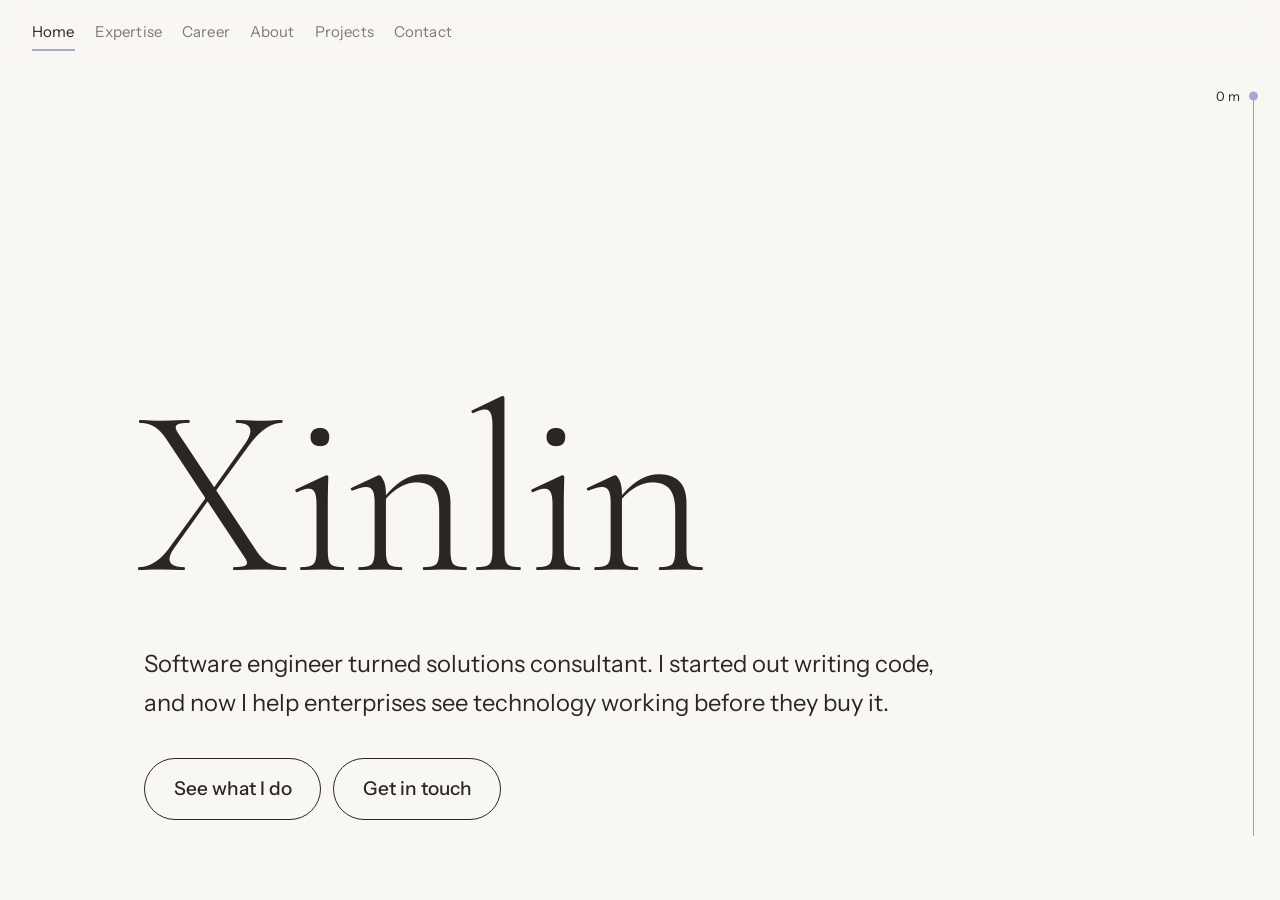
<file: index.html>
<!doctype html>
<html lang="en">
<head>
<meta charset="utf-8">
<meta name="viewport" content="width=device-width, initial-scale=1">
<title> Xinlin Tan</title>
<meta name="description" content="Tan Xin Lin is a solutions engineer in Singapore who helps enterprise teams across APAC evaluate and adopt AI products.">

<!-- pasting the Mixpanel JS snippet here -->
<!-- referencing the mixpanel.js file to make the mixpanel track calls -->
<script src="mixpanel.js" type="text/javascript"></script>
<script>onIndex()</script>

<link rel="preconnect" href="https://fonts.googleapis.com">
<link rel="preconnect" href="https://fonts.gstatic.com" crossorigin>
<link href="https://fonts.googleapis.com/css2?family=Cormorant+Garamond:ital,wght@0,300..600;1,300..600&family=Instrument+Sans:wght@400..600&display=swap" rel="stylesheet">
<link rel="stylesheet" href="styles.css">
</head>

<body class="page-home">

<div class="progress" aria-hidden="true"></div>

<!-- Depth gauge: --d is this page's position (0 to 5), shared across pages so it glides -->
<div class="gauge" aria-hidden="true"><i style="--d: 0" data-depth="0 m"></i></div>

<nav class="nav" aria-label="Main">
  <a href="index.html" aria-current="page">Home</a>
  <a href="expertise.html">Expertise</a>
  <a href="career.html">Career</a>
  <a href="about.html">About</a>
  <a href="projects.html">Projects</a>
  <a href="contact.html">Contact</a>
</nav>

<main>
  <h1>Xinlin</h1>
  <!-- TODO: your own words -->
  <p class="lead">Software engineer turned solutions consultant. I started out writing code, and now I help enterprises see technology working before they buy it.</p>
  <div class="actions">
    <a class="button" href="expertise.html">See what I do</a>
    <a class="button" href="contact.html">Get in touch</a>
  </div>
</main>

</body>
</html>
</file>
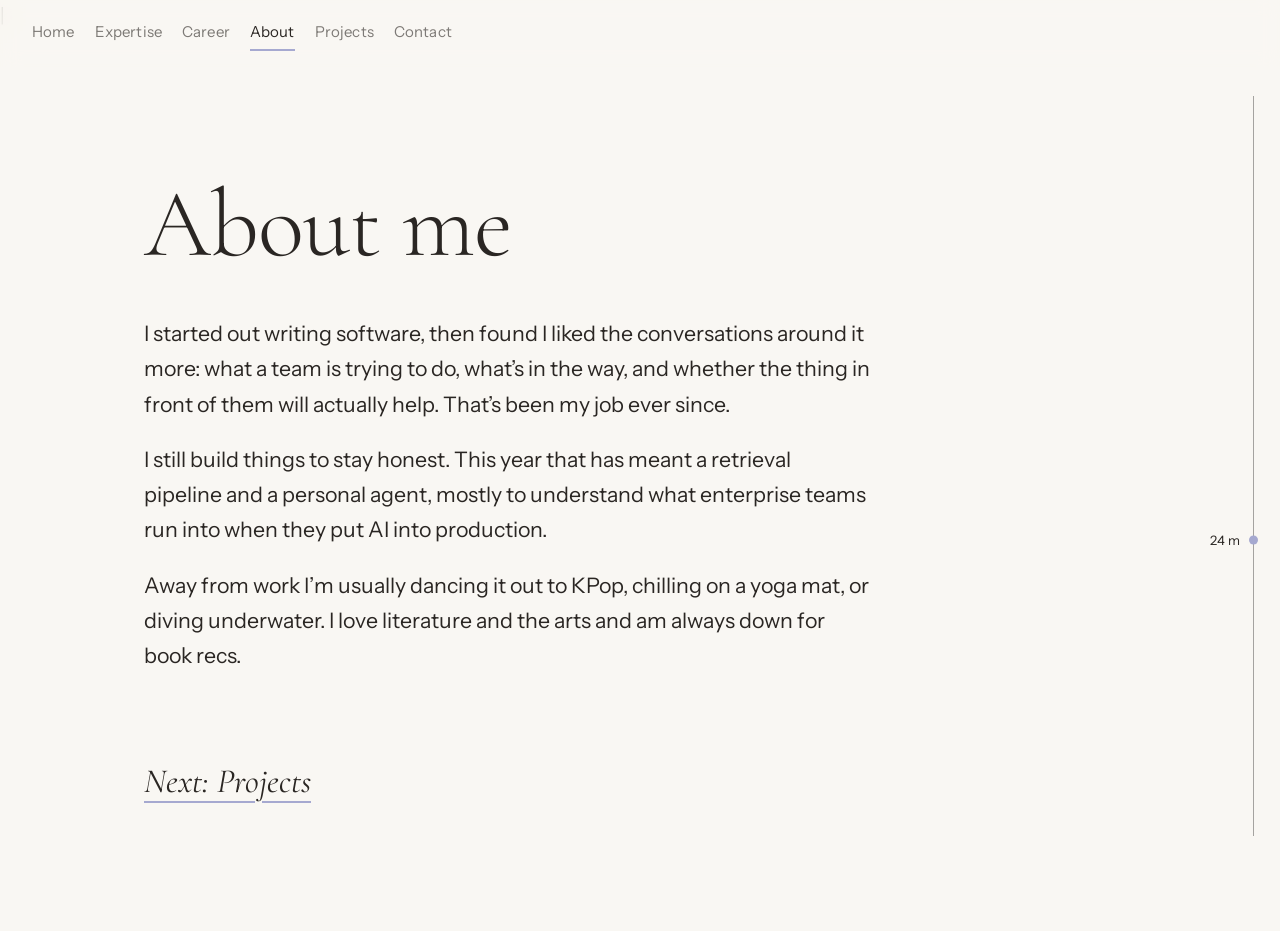
<file: about.html>
<!doctype html>
<html lang="en">
<head>
<meta charset="utf-8">
<meta name="viewport" content="width=device-width, initial-scale=1">
<title>About me | Tan Xin Lin</title>
<meta name="description" content="About Tan Xin Lin, a solutions engineer and diver based in Singapore.">

<!-- MIXPANEL: paste your Mixpanel snippet here (the <script> block from your
     old page), followed by:  <script src="mixpanel.js"></script>
     and keep mixpanel.js in the repo next to this file. -->

|
<script src="mixpanel.js" type="text/javascript"></script>
<script>onAbout()</script>

<link rel="preconnect" href="https://fonts.googleapis.com">
<link rel="preconnect" href="https://fonts.gstatic.com" crossorigin>
<link href="https://fonts.googleapis.com/css2?family=Cormorant+Garamond:ital,wght@0,300..600;1,300..600&family=Instrument+Sans:wght@400..600&display=swap" rel="stylesheet">
<link rel="stylesheet" href="styles.css">
</head>

<body class="page-about">

<div class="progress" aria-hidden="true"></div>

<!-- Depth gauge: --d is this page's position (0 to 5), shared across pages so it glides -->
<div class="gauge" aria-hidden="true"><i style="--d: 3" data-depth="24 m"></i></div>

<nav class="nav" aria-label="Main">
  <a href="index.html">Home</a>
  <a href="expertise.html">Expertise</a>
  <a href="career.html">Career</a>
  <a href="about.html" aria-current="page">About</a>
  <a href="projects.html">Projects</a>
  <a href="contact.html">Contact</a>
</nav>

<main>
  <h1>About me</h1>
  <!-- TODO: your own words -->
  <div class="prose">
    <p>I started out writing software, then found I liked the conversations around it more: what a team is trying to do, what’s in the way, and whether the thing in front of them will actually help. That’s been my job ever since.</p>
    <p>I still build things to stay honest. This year that has meant a retrieval pipeline and a personal agent, mostly to understand what enterprise teams run into when they put AI into production.</p>
    <p>Away from work I’m usually dancing it out to KPop, chilling on a yoga mat, or diving underwater. I love literature and the arts and am always down for book recs.</p>
  </div>

  <p><a class="next" href="projects.html">Next: Projects</a></p>
</main>

</body>
</html>
</file>
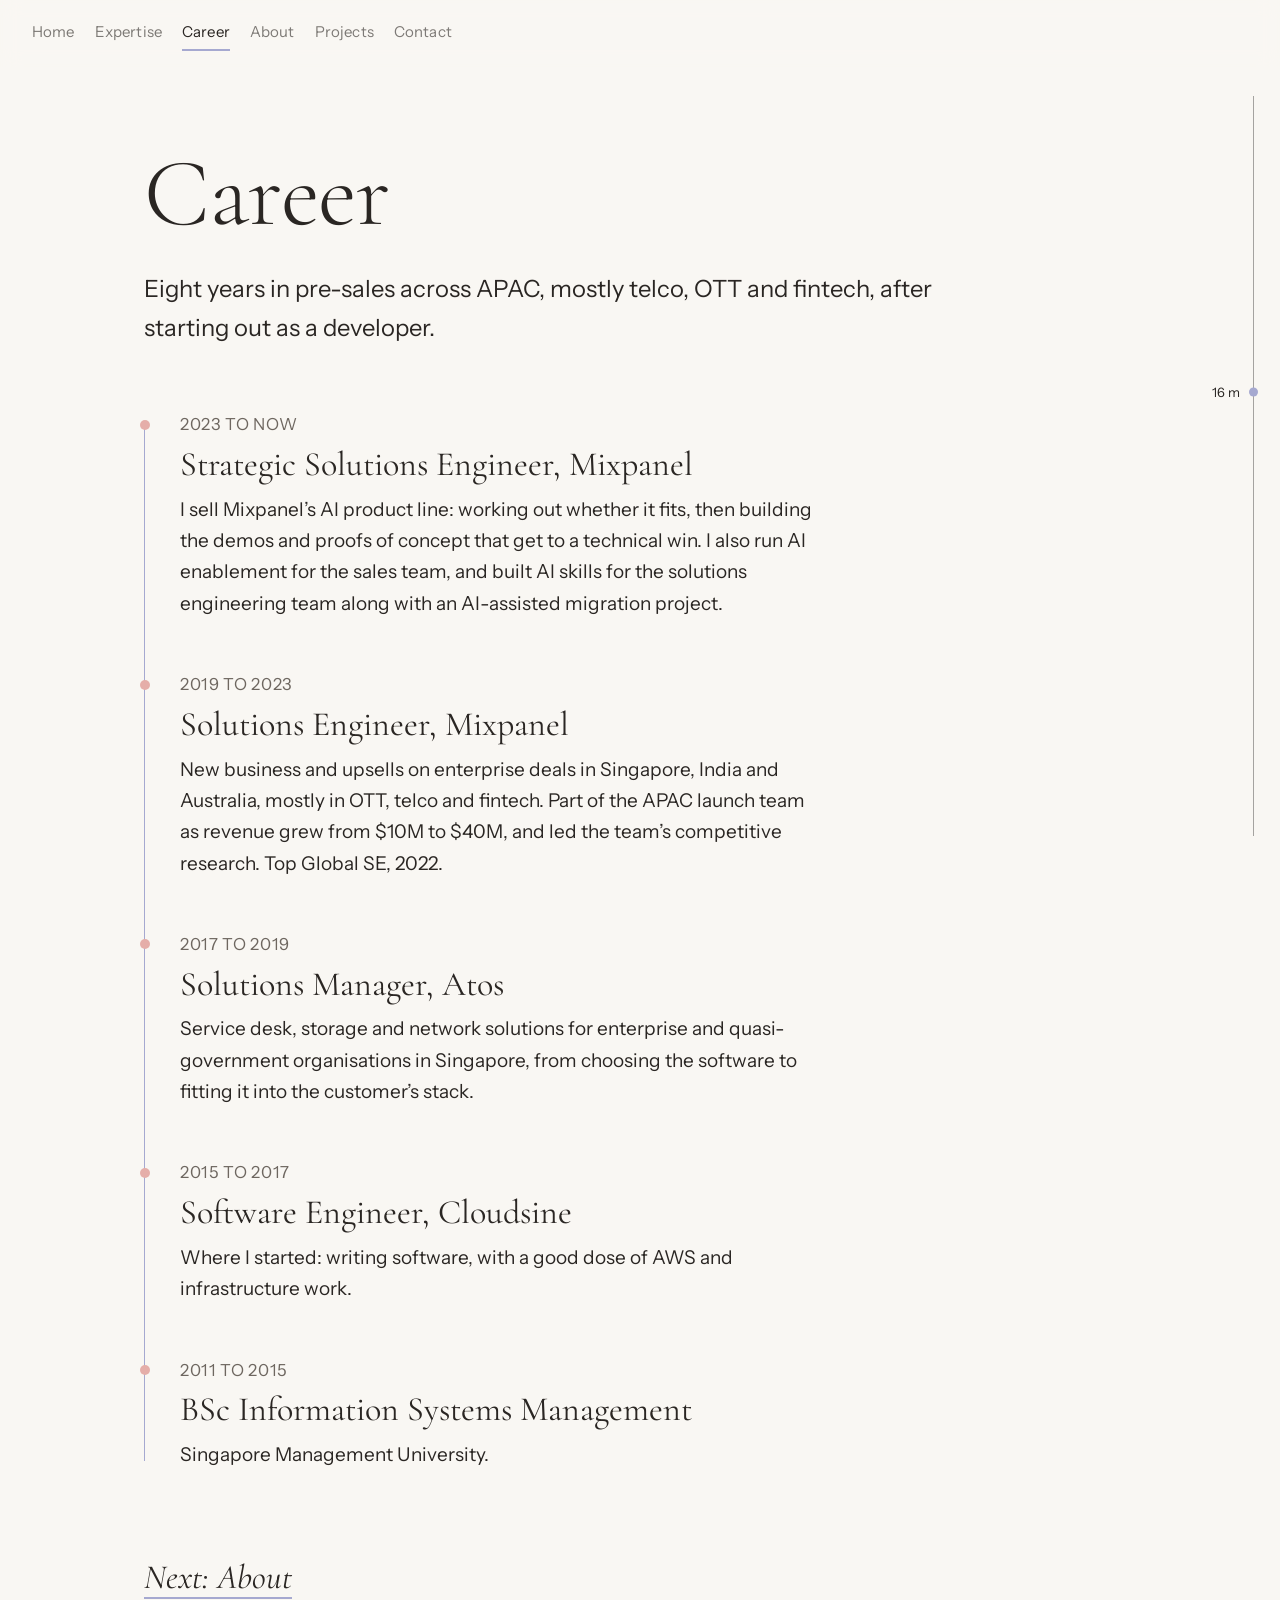
<file: career.html>
<!doctype html>
<html lang="en">
<head>
<meta charset="utf-8">
<meta name="viewport" content="width=device-width, initial-scale=1">
<title>Career | Tan Xin Lin</title>
<meta name="description" content="Tan Xin Lin’s career, from software engineer to strategic solutions engineer.">

<!-- MIXPANEL: paste your Mixpanel snippet here (the <script> block from your
     old page), followed by:  <script src="mixpanel.js"></script>
     and keep mixpanel.js in the repo next to this file. -->
<script src="mixpanel.js" type="text/javascript"></script>
<script>onCareer()</script>

<link rel="preconnect" href="https://fonts.googleapis.com">
<link rel="preconnect" href="https://fonts.gstatic.com" crossorigin>
<link href="https://fonts.googleapis.com/css2?family=Cormorant+Garamond:ital,wght@0,300..600;1,300..600&family=Instrument+Sans:wght@400..600&display=swap" rel="stylesheet">
<link rel="stylesheet" href="styles.css">
</head>

<body class="page-career">

<div class="progress" aria-hidden="true"></div>

<!-- Depth gauge: --d is this page's position (0 to 5), shared across pages so it glides -->
<div class="gauge" aria-hidden="true"><i style="--d: 2" data-depth="16 m"></i></div>

<nav class="nav" aria-label="Main">
  <a href="index.html">Home</a>
  <a href="expertise.html">Expertise</a>
  <a href="career.html" aria-current="page">Career</a>
  <a href="about.html">About</a>
  <a href="projects.html">Projects</a>
  <a href="contact.html">Contact</a>
</nav>

<main>
  <h1>Career</h1>
  <p class="lead">Eight years in pre-sales across APAC, mostly telco, OTT and fintech, after starting out as a developer.</p>
  <!-- TODO: check the wording and figures are ones you’re happy to publish -->
  <ol class="timeline">
    <li>
      <span class="when">2023 to now</span>
      <h3>Strategic Solutions Engineer, Mixpanel</h3>
      <p>I sell Mixpanel’s AI product line: working out whether it fits, then building the demos and proofs of concept that get to a technical win. I also run AI enablement for the sales team, and built AI skills for the solutions engineering team along with an AI-assisted migration project.</p>
    </li>
    <li>
      <span class="when">2019 to 2023</span>
      <h3>Solutions Engineer, Mixpanel</h3>
      <p>New business and upsells on enterprise deals in Singapore, India and Australia, mostly in OTT, telco and fintech. Part of the APAC launch team as revenue grew from $10M to $40M, and led the team’s competitive research. Top Global SE, 2022.</p>
    </li>
    <li>
      <span class="when">2017 to 2019</span>
      <h3>Solutions Manager, Atos</h3>
      <p>Service desk, storage and network solutions for enterprise and quasi-government organisations in Singapore, from choosing the software to fitting it into the customer’s stack.</p>
    </li>
    <li>
      <span class="when">2015 to 2017</span>
      <h3>Software Engineer, Cloudsine</h3>
      <p>Where I started: writing software, with a good dose of AWS and infrastructure work.</p>
    </li>
    <li>
      <span class="when">2011 to 2015</span>
      <h3>BSc Information Systems Management</h3>
      <p>Singapore Management University.</p>
    </li>
  </ol>

  <p><a class="next" href="about.html">Next: About</a></p>
</main>

</body>
</html>
</file>
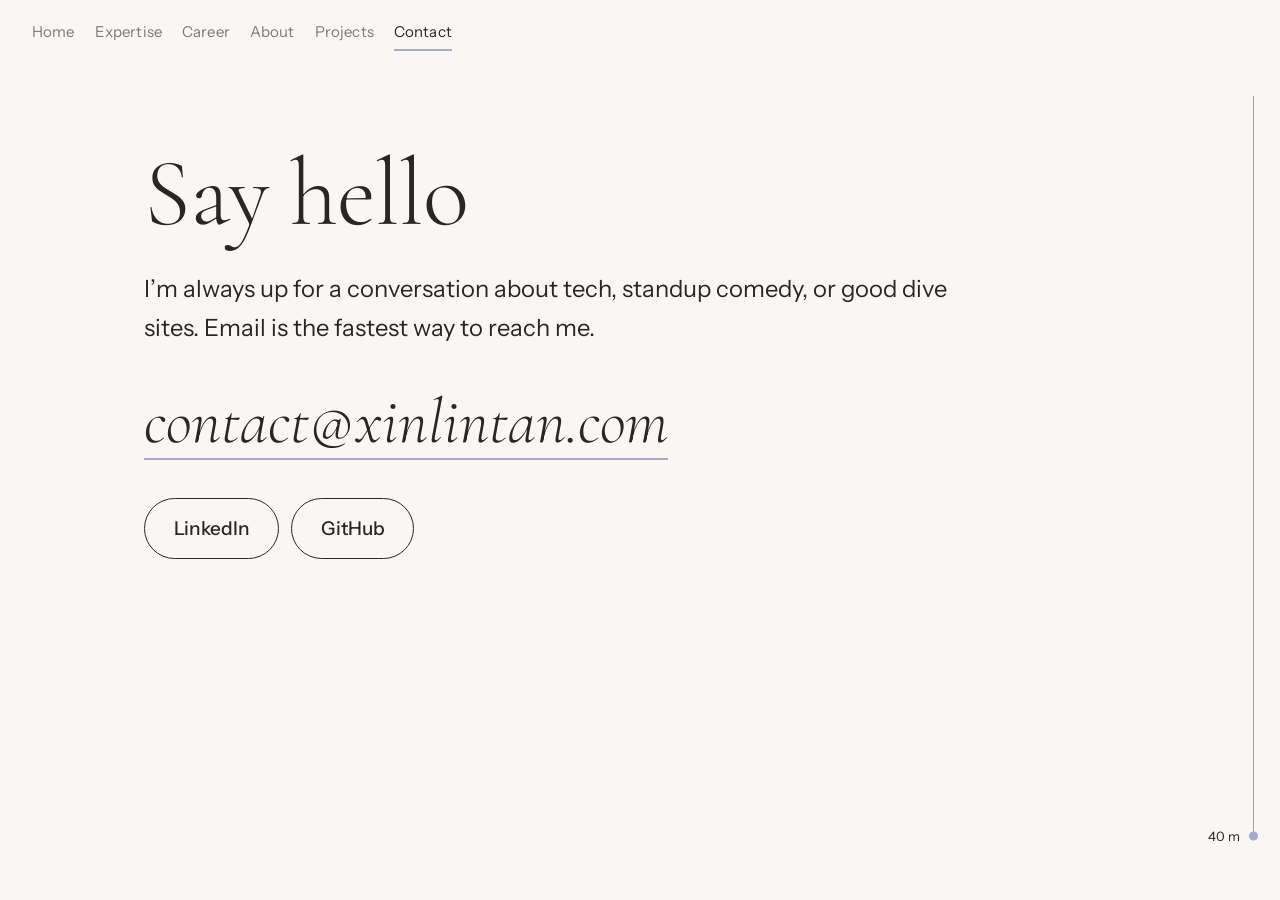
<file: contact.html>
<!doctype html>
<html lang="en">
<head>
<meta charset="utf-8">
<meta name="viewport" content="width=device-width, initial-scale=1">
<title>Contact | Tan Xin Lin</title>
<meta name="description" content="How to get in touch with Tan Xin Lin.">

<!-- MIXPANEL: paste your Mixpanel snippet here (the <script> block from your
     old page), followed by:  <script src="mixpanel.js"></script>
     and keep mixpanel.js in the repo next to this file. -->
<script src="mixpanel.js" type="text/javascript"></script>
<script>onContact()</script>

<link rel="preconnect" href="https://fonts.googleapis.com">
<link rel="preconnect" href="https://fonts.gstatic.com" crossorigin>
<link href="https://fonts.googleapis.com/css2?family=Cormorant+Garamond:ital,wght@0,300..600;1,300..600&family=Instrument+Sans:wght@400..600&display=swap" rel="stylesheet">
<link rel="stylesheet" href="styles.css">
</head>

<body class="page-contact">

<div class="progress" aria-hidden="true"></div>

<!-- Depth gauge: --d is this page's position (0 to 5), shared across pages so it glides -->
<div class="gauge" aria-hidden="true"><i style="--d: 5" data-depth="40 m"></i></div>

<nav class="nav" aria-label="Main">
  <a href="index.html">Home</a>
  <a href="expertise.html">Expertise</a>
  <a href="career.html">Career</a>
  <a href="about.html">About</a>
  <a href="projects.html">Projects</a>
  <a href="contact.html" aria-current="page">Contact</a>
</nav>

<main>
  <h1>Say hello</h1>
  <p class="lead">I’m always up for a conversation about tech, standup comedy, or good dive sites. Email is the fastest way to reach me.</p>
  <a class="email" href="mailto:contact@xinlintan.com">contact@xinlintan.com</a>
  <!-- TODO: replace # with your real profile links -->
  <ul class="elsewhere">
    <li><a id="linkedin" class="button" href="https://www.linkedin.com/in/xinlintan/">LinkedIn</a></li>
    <li><a id="github" class="button" href="https://github.com/tentativity-77/">GitHub</a></li>
  </ul>
</main>

</body>
</html>
</file>
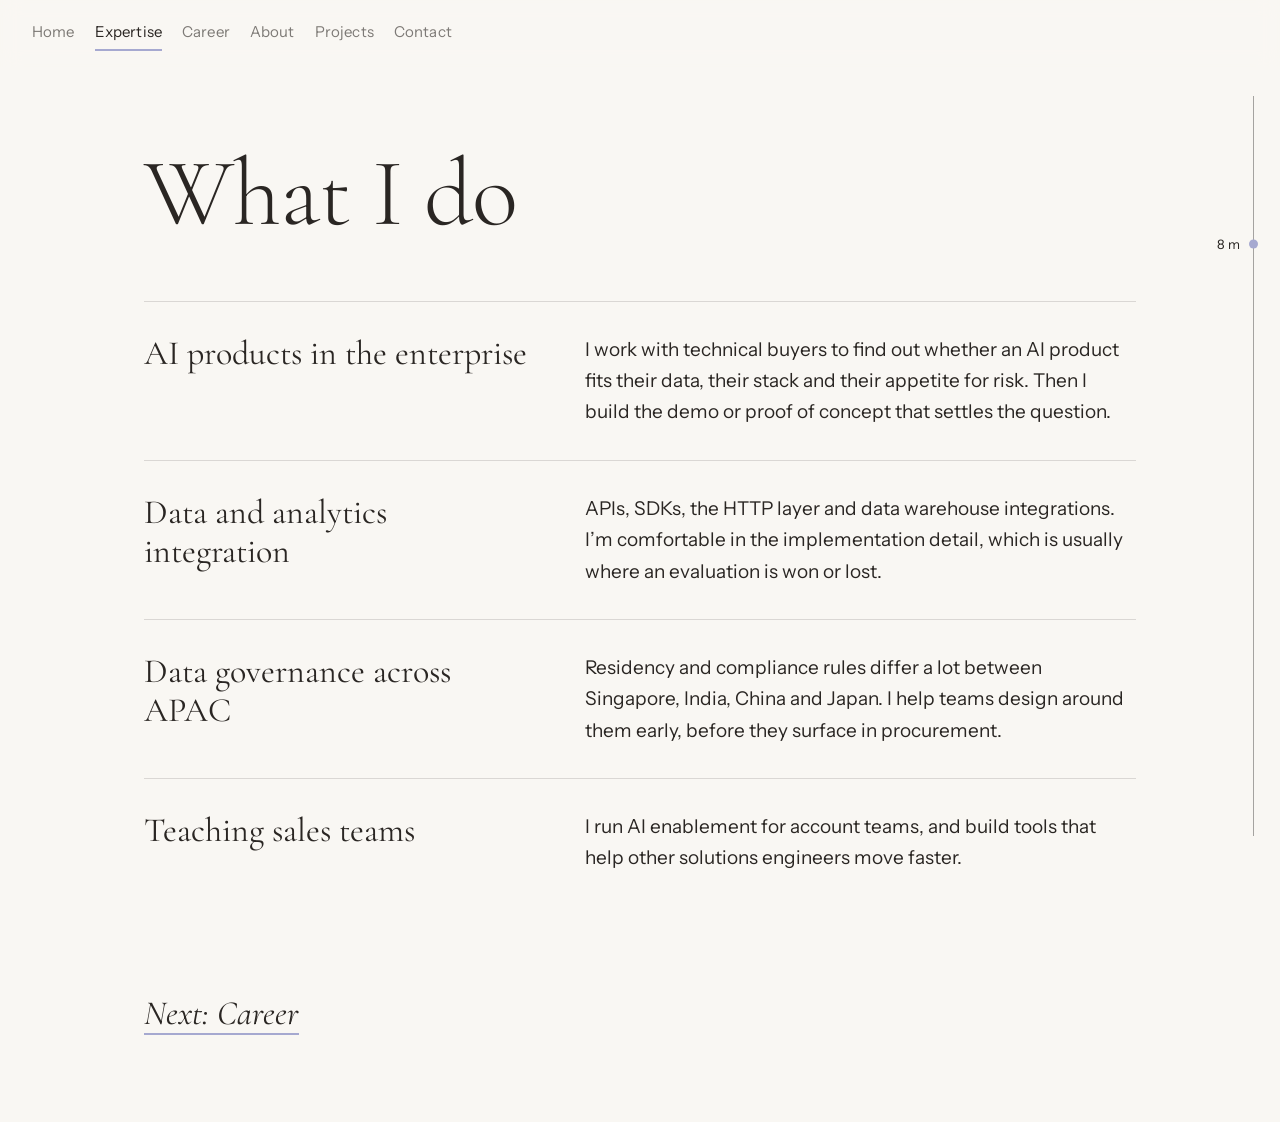
<file: expertise.html>
<!doctype html>
<html lang="en">
<head>
<meta charset="utf-8">
<meta name="viewport" content="width=device-width, initial-scale=1">
<title>What I do | Tan Xin Lin</title>
<meta name="description" content="What Tan Xin Lin does: AI products in the enterprise, data integration, APAC data governance and sales enablement.">

<!-- MIXPANEL: paste your Mixpanel snippet here (the <script> block from your
     old page), followed by:  <script src="mixpanel.js"></script>
     and keep mixpanel.js in the repo next to this file. -->
<script src="mixpanel.js" type="text/javascript"></script>
<script>onExpertise()</script>

<link rel="preconnect" href="https://fonts.googleapis.com">
<link rel="preconnect" href="https://fonts.gstatic.com" crossorigin>
<link href="https://fonts.googleapis.com/css2?family=Cormorant+Garamond:ital,wght@0,300..600;1,300..600&family=Instrument+Sans:wght@400..600&display=swap" rel="stylesheet">
<link rel="stylesheet" href="styles.css">
</head>

<body class="page-expertise">

<div class="progress" aria-hidden="true"></div>

<!-- Depth gauge: --d is this page's position (0 to 5), shared across pages so it glides -->
<div class="gauge" aria-hidden="true"><i style="--d: 1" data-depth="8 m"></i></div>

<nav class="nav" aria-label="Main">
  <a href="index.html">Home</a>
  <a href="expertise.html" aria-current="page">Expertise</a>
  <a href="career.html">Career</a>
  <a href="about.html">About</a>
  <a href="projects.html">Projects</a>
  <a href="contact.html">Contact</a>
</nav>

<main>
  <h1>What I do</h1>
  <!-- TODO: your own words -->
  <dl class="areas">
    <div>
      <dt>AI products in the enterprise</dt>
      <dd>I work with technical buyers to find out whether an AI product fits their data, their stack and their appetite for risk. Then I build the demo or proof of concept that settles the question.</dd>
    </div>
    <div>
      <dt>Data and analytics integration</dt>
      <dd>APIs, SDKs, the HTTP layer and data warehouse integrations. I’m comfortable in the implementation detail, which is usually where an evaluation is won or lost.</dd>
    </div>
    <div>
      <dt>Data governance across APAC</dt>
      <dd>Residency and compliance rules differ a lot between Singapore, India, China and Japan. I help teams design around them early, before they surface in procurement.</dd>
    </div>
    <div>
      <dt>Teaching sales teams</dt>
      <dd>I run AI enablement for account teams, and build tools that help other solutions engineers move faster.</dd>
    </div>
  </dl>

  <p><a class="next" href="career.html">Next: Career</a></p>
</main>

</body>
</html>
</file>
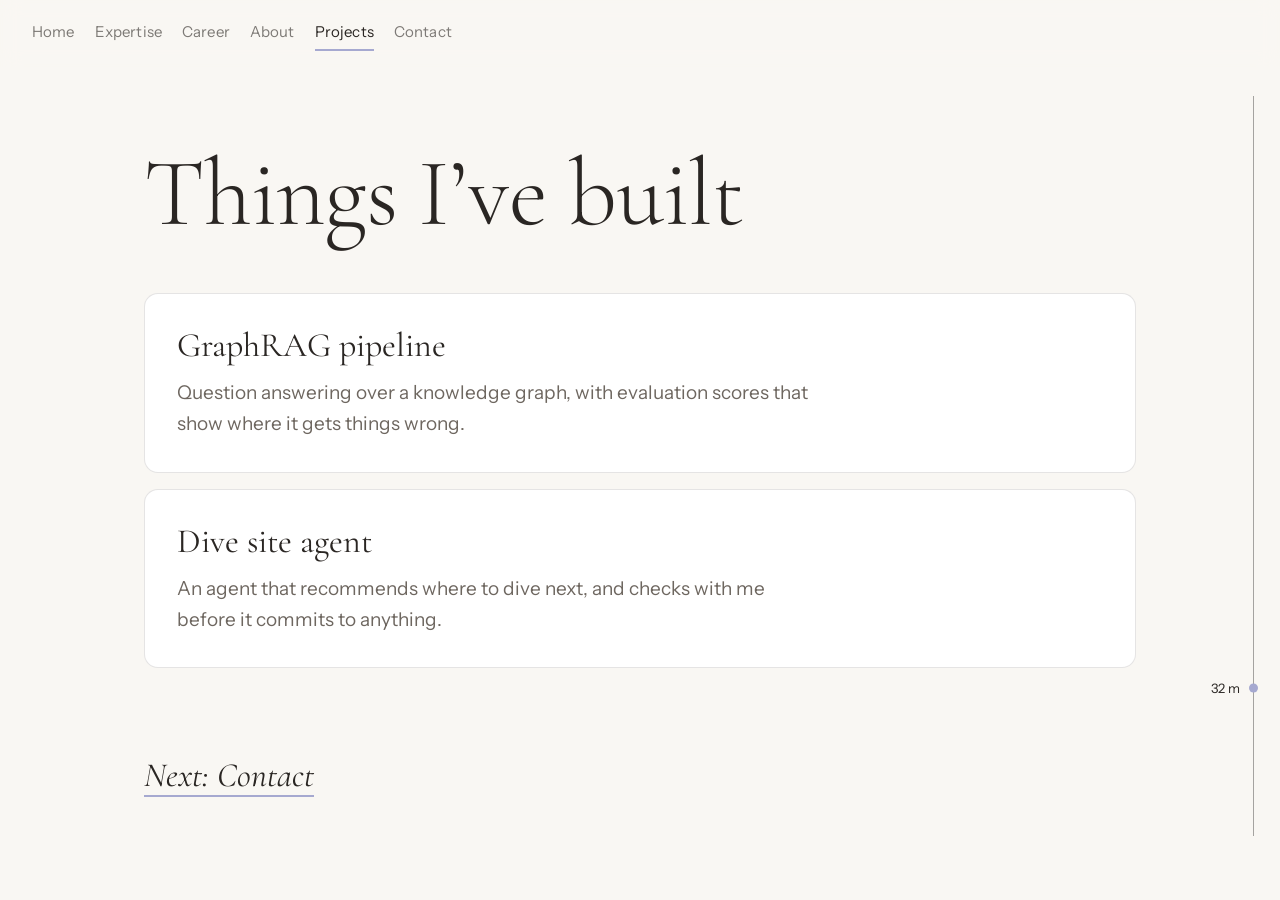
<file: projects.html>
<!doctype html>
<html lang="en">
<head>
<meta charset="utf-8">
<meta name="viewport" content="width=device-width, initial-scale=1">
<title>Projects | Tan Xin Lin</title>
<meta name="description" content="Side projects by Tan Xin Lin, including a GraphRAG pipeline and a dive site agent.">

<!-- MIXPANEL: paste your Mixpanel snippet here (the <script> block from your
     old page), followed by:  <script src="mixpanel.js"></script>
     and keep mixpanel.js in the repo next to this file. -->
<script src="mixpanel.js" type="text/javascript"></script>
<script>onProjects()</script>

<link rel="preconnect" href="https://fonts.googleapis.com">
<link rel="preconnect" href="https://fonts.gstatic.com" crossorigin>
<link href="https://fonts.googleapis.com/css2?family=Cormorant+Garamond:ital,wght@0,300..600;1,300..600&family=Instrument+Sans:wght@400..600&display=swap" rel="stylesheet">
<link rel="stylesheet" href="styles.css">
</head>

<body class="page-projects">

<div class="progress" aria-hidden="true"></div>

<!-- Depth gauge: --d is this page's position (0 to 5), shared across pages so it glides -->
<div class="gauge" aria-hidden="true"><i style="--d: 4" data-depth="32 m"></i></div>

<nav class="nav" aria-label="Main">
  <a href="index.html">Home</a>
  <a href="expertise.html">Expertise</a>
  <a href="career.html">Career</a>
  <a href="about.html">About</a>
  <a href="projects.html" aria-current="page">Projects</a>
  <a href="contact.html">Contact</a>
</nav>

<main>
  <h1>Things I’ve built</h1>

  <ul class="projects" id="project-list">
    <li>
      <button class="project" data-project="graphrag">
        <h3>GraphRAG pipeline</h3>
        <span>Question answering over a knowledge graph, with evaluation scores that show where it gets things wrong.</span>
      </button>
    </li>
    <li>
      <button class="project" data-project="dive">
        <h3>Dive site agent</h3>
        <span>An agent that recommends where to dive next, and checks with me before it commits to anything.</span>
      </button>
    </li>
  </ul>

  <article class="detail" id="project-detail" hidden>
    <button class="back" id="project-back">Back to all projects</button>
    <h2 id="detail-title" tabindex="-1"></h2>
    <p id="detail-body"></p>
    <dl>
      <dt>Built with</dt><dd id="detail-stack"></dd>
      <dt>Status</dt><dd id="detail-status"></dd>
      <dt>Code</dt><dd id="detail-link"></dd>
    </dl>
  </article>

  <p><a class="next" href="contact.html">Next: Contact</a></p>
</main>

<script src="site.js"></script>
</body>
</html>
</file>
<file: styles.css>
/* ==================================================================
   Tan Xin Lin: personal site
   Shared by every page. The site is a descent: each page sits at a
   different depth, light stone at the top and dark espresso at the bottom.
   The five motion techniques are labelled TECHNIQUE 1 to 5 below.
================================================================== */

/* ---------- Tokens ---------- */
:root {
  color-scheme: light;
  --paper:    #F9F7F3;   /* background on every page */
  --ink:      #2A2623;   /* text */
  --muted:    #6E6760;   /* secondary text */

  /* two accents, both pale: use for lines, dots and fills, not for text */
  --accent:   #A6A9D0;   /* periwinkle */
  --accent-2: #E5AEA9;   /* blush */

  --display: "Cormorant Garamond", "Iowan Old Style", Georgia, serif;
  --body: "Instrument Sans", system-ui, -apple-system, "Segoe UI", sans-serif;

  /* TECHNIQUE 5: linear() easing. A spring curve sampled into points,
     used when the depth marker and project titles move. */
  --spring: linear(
    0, 0.009, 0.035 2.1%, 0.141 4.4%, 0.723 12.9%, 0.938 16.7%, 1.017,
    1.077, 1.121, 1.149 24.3%, 1.159, 1.163, 1.161, 1.154 29.9%,
    1.129 32.8%, 1.051 39.6%, 1.017 43.1%, 0.991, 0.977 51%,
    0.974 53.8%, 0.975 57.1%, 0.997 69.8%, 1.003 76.9%, 1.004 83.8%, 1
  );
}

/* ---------- Base ---------- */
*, *::before, *::after { box-sizing: border-box; }
[hidden] { display: none !important; }

html { background: var(--paper); }
body {
  margin: 0;
  min-height: 100svh;
  font-family: var(--body);
  font-size: clamp(1rem, 0.95rem + 0.3vw, 1.1875rem);
  line-height: 1.65;
  background: var(--paper);
  color: var(--ink);
  -webkit-font-smoothing: antialiased;
}

h1, h2, h3 { font-family: var(--display); line-height: 1.05; margin: 0; text-wrap: balance; }
h1 { font-size: clamp(2.75rem, 1.5rem + 6vw, 6rem); font-weight: 300; letter-spacing: -0.01em; }
h3 { font-size: clamp(1.5rem, 1.2rem + 1.4vw, 2.125rem); font-weight: 400; line-height: 1.15; }
p  { margin: 0; max-width: 34em; text-wrap: pretty; }
a  {
  color: var(--ink);
  text-decoration-color: var(--accent);
  text-decoration-thickness: 2px;
  text-underline-offset: 0.25em;
}
a:hover { text-decoration-color: var(--accent-2); }
:focus-visible { outline: 3px solid currentColor; outline-offset: 4px; border-radius: 4px; }

main {
  width: min(100% - 3rem, 62rem);
  margin-inline: auto;
  padding-block: 9rem 5rem;
  min-height: 100svh;
}
.lead { font-size: 1.25em; margin-top: 1.5rem; }

.button {
  font: inherit; font-weight: 500;
  display: inline-block; padding: 0.75em 1.5em;
  border: 1px solid currentColor; border-radius: 999px;
  background: transparent; color: var(--ink);
  text-decoration: none; cursor: pointer;
  transition: background-color .2s, color .2s, border-color .2s;
}
.button:hover { background: var(--accent); color: var(--ink); border-color: var(--accent); }
.button:nth-child(2):hover { background: var(--accent-2); border-color: var(--accent-2); }

/* link to the next page down, at the foot of each page */
.next {
  display: inline-block; margin-top: 5rem;
  font-family: var(--display); font-weight: 400; font-style: italic;
  font-size: clamp(1.5rem, 1.2rem + 1.4vw, 2.125rem);
}

/* ---------- Nav ---------- */
.nav {
  position: fixed; z-index: 6; top: 0; left: 0; right: 0;
  display: flex; gap: 1.25rem;
  padding: 1rem clamp(1rem, 3vw, 2rem);
  font-weight: 400; font-size: 0.9375rem; letter-spacing: 0.01em;
  background: color-mix(in srgb, var(--paper) 85%, transparent);
  backdrop-filter: blur(10px); -webkit-backdrop-filter: blur(10px);
  overflow-x: auto;
}
.nav a {
  color: var(--ink); text-decoration: none; white-space: nowrap;
  padding-block: 0.25rem;
  border-bottom: 2px solid transparent;
  opacity: 0.6;
}
.nav a:hover { opacity: 1; }
.nav a[aria-current="page"] { opacity: 1; border-bottom-color: var(--accent); }

/* ==================================================================
   TECHNIQUE 1: cross-page view transitions.
   This one rule makes ordinary links between pages animate. The
   browser snapshots the old page and the new page and crossfades.
   Anything with the same view-transition-name on both pages is
   treated as one object and glides from its old place to its new
   one: the nav stays put, and the depth marker sinks or rises.
   (Needs a real server, so it works on Vercel but not when you open
   the files straight from your laptop.)
================================================================== */
@view-transition { navigation: auto; }

.nav     { view-transition-name: site-nav; }
.gauge i { view-transition-name: depth-marker; }

::view-transition-old(root),
::view-transition-new(root) { animation-duration: 0.45s; }

::view-transition-group(depth-marker) {
  animation-duration: 0.9s;
  animation-timing-function: var(--spring);
}

/* ---------- Depth gauge ---------- */
.gauge {
  position: fixed; z-index: 5;
  right: clamp(0.75rem, 2vw, 2rem); top: 6rem; bottom: 4rem;
  width: 1px;
  background: color-mix(in srgb, var(--ink) 40%, transparent);
  pointer-events: none;
}
.gauge i {
  position: absolute; right: -4px;
  top: calc(var(--d) * 20%); translate: 0 -50%;
  width: 9px; height: 9px; border-radius: 50%;
  background: var(--accent);
}
.gauge i::after {
  content: attr(data-depth);
  position: absolute; right: 18px; top: 50%; translate: 0 -50%;
  font: 400 0.8125rem/1 var(--body); color: var(--ink);
  white-space: nowrap;
}
@media (max-width: 48rem) {
  .gauge { right: 0.5rem; }
  .gauge i::after { display: none; }
}

/* ==================================================================
   TECHNIQUE 2: scroll() timeline.
   The bar's animation is tied to how far the page has scrolled, not
   to time. On pages too short to scroll it simply stays hidden.
================================================================== */
.progress {
  position: fixed; z-index: 7; top: 0; left: 0; right: 0; height: 3px;
  background: linear-gradient(90deg, var(--accent), var(--accent-2));
  transform-origin: left; scale: 0 1;
}
@supports (animation-timeline: scroll()) {
  .progress {
    animation: grow linear both;
    animation-timeline: scroll(root);
  }
  @keyframes grow { to { scale: 1 1; } }
}

/* ---------- Home ---------- */
.page-home main { display: grid; align-content: end; }
.page-home h1 {
  font-size: clamp(5rem, 22vw, 15rem);
  font-weight: 300; letter-spacing: -0.02em; margin-left: -0.04em;
}
.actions { display: flex; flex-wrap: wrap; gap: 0.75rem; margin-top: 2.25rem; }

/* ---------- Expertise ---------- */
.areas { margin: 3.5rem 0 0; display: grid; }
.areas > div {
  display: grid; gap: 0.75rem 3rem;
  grid-template-columns: minmax(0, 5fr) minmax(0, 7fr);
  padding-block: 2rem;
  border-top: 1px solid color-mix(in srgb, var(--ink) 15%, transparent);
}
.areas dt {
  font-family: var(--display); font-weight: 400;
  font-size: clamp(1.5rem, 1.2rem + 1.4vw, 2.125rem);
  line-height: 1.15;
}
.areas dd { margin: 0; max-width: 34em; }
@media (max-width: 40rem) { .areas > div { grid-template-columns: 1fr; } }

/* ---------- Career ---------- */
.timeline {
  list-style: none; position: relative;
  margin: 4rem 0 0; padding: 0 0 0 2.25rem;
  display: grid; gap: 3.25rem; max-width: 44rem;
}
.timeline::before {            /* the line */
  content: ""; position: absolute; left: 0; top: 0.6rem; bottom: 0.6rem;
  width: 1px; background: var(--accent); transform-origin: top;
}
.timeline li { position: relative; }
.timeline li::before {         /* the dot */
  content: ""; position: absolute; left: calc(-2.25rem - 4px); top: 0.45em;
  width: 10px; height: 10px; border-radius: 50%; background: var(--accent-2);
}
.timeline .when { display: block; font-size: 0.875em; letter-spacing: 0.04em; text-transform: uppercase; color: var(--muted); }
.timeline h3 { margin-block: 0.4rem 0.6rem; }

/* ==================================================================
   TECHNIQUE 3: view() timeline.
   Progress is tied to an element's own trip through the viewport.
   Wrapped so that browsers without support, and people who have
   asked for less motion, just see the finished timeline.
================================================================== */
@media (prefers-reduced-motion: no-preference) {
  @supports (animation-timeline: view()) {
    .timeline::before {
      animation: draw linear both;
      animation-timeline: view();
      animation-range: cover 15% cover 65%;
    }
    @keyframes draw { from { scale: 1 0; } }

    .timeline li {
      animation: surface linear both;
      animation-timeline: view();
      animation-range: entry 10% cover 30%;
    }
    @keyframes surface { from { opacity: 0; translate: -1.5rem 0; } }
  }
}

/* ---------- About ---------- */
.prose { display: grid; gap: 1.25rem; margin-top: 2.5rem; font-size: 1.125em; }

/* ---------- Projects ---------- */
.projects { list-style: none; padding: 0; margin: 3rem 0 0; display: grid; gap: 1rem; }
.project {
  font: inherit; color: inherit; text-align: left; width: 100%;
  display: grid; gap: 0.75rem; padding: 2rem;
  background: #FFFFFF;
  border: 1px solid color-mix(in srgb, var(--ink) 12%, transparent);
  border-radius: 14px;
  cursor: pointer; transition: border-color .2s;
}
.project:hover { border-color: var(--accent); box-shadow: 0 0 0 3px color-mix(in srgb, var(--accent) 30%, transparent); }
.project span { color: var(--muted); max-width: 34em; }

.detail { margin-top: 3rem; display: grid; gap: 1.5rem; }
.detail h2 { font-size: clamp(2.25rem, 1.4rem + 5vw, 5rem); font-weight: 300; }
.detail dl { display: grid; grid-template-columns: max-content 1fr; gap: 0.5rem 2rem; margin: 0; }
.detail dt { color: var(--muted); }
.detail dd { margin: 0; }
.back {
  font: inherit; color: var(--ink); background: none; border: 0; padding: 0;
  cursor: pointer; text-decoration: underline; text-decoration-color: var(--accent);
  text-decoration-thickness: 2px; text-underline-offset: 0.25em;
  justify-self: start;
}

/* ==================================================================
   TECHNIQUE 4: same-page view transitions.
   On the Projects page, site.js swaps the list for a detail view
   inside document.startViewTransition(). The clicked title and the
   detail title share a name, so one morphs into the other.
================================================================== */
.detail h2 { view-transition-name: project-title; }
::view-transition-group(project-title) {
  animation-duration: 0.7s;
  animation-timing-function: var(--spring);
}

/* ---------- Contact ---------- */
.email {
  display: inline-block; margin-top: 2.5rem;
  font-family: var(--display); font-weight: 300; font-style: italic;
  font-size: clamp(1.75rem, 0.9rem + 4.5vw, 4rem);
  line-height: 1.1;
  overflow-wrap: anywhere;
}
.elsewhere { list-style: none; padding: 0; margin: 2.5rem 0 0; display: flex; flex-wrap: wrap; gap: 0.75rem; }

/* ---------- Less motion on request ---------- */
@media (prefers-reduced-motion: reduce) {
  @view-transition { navigation: none; }
  ::view-transition-group(*),
  ::view-transition-old(*),
  ::view-transition-new(*) { animation: none !important; }
}
</file>
